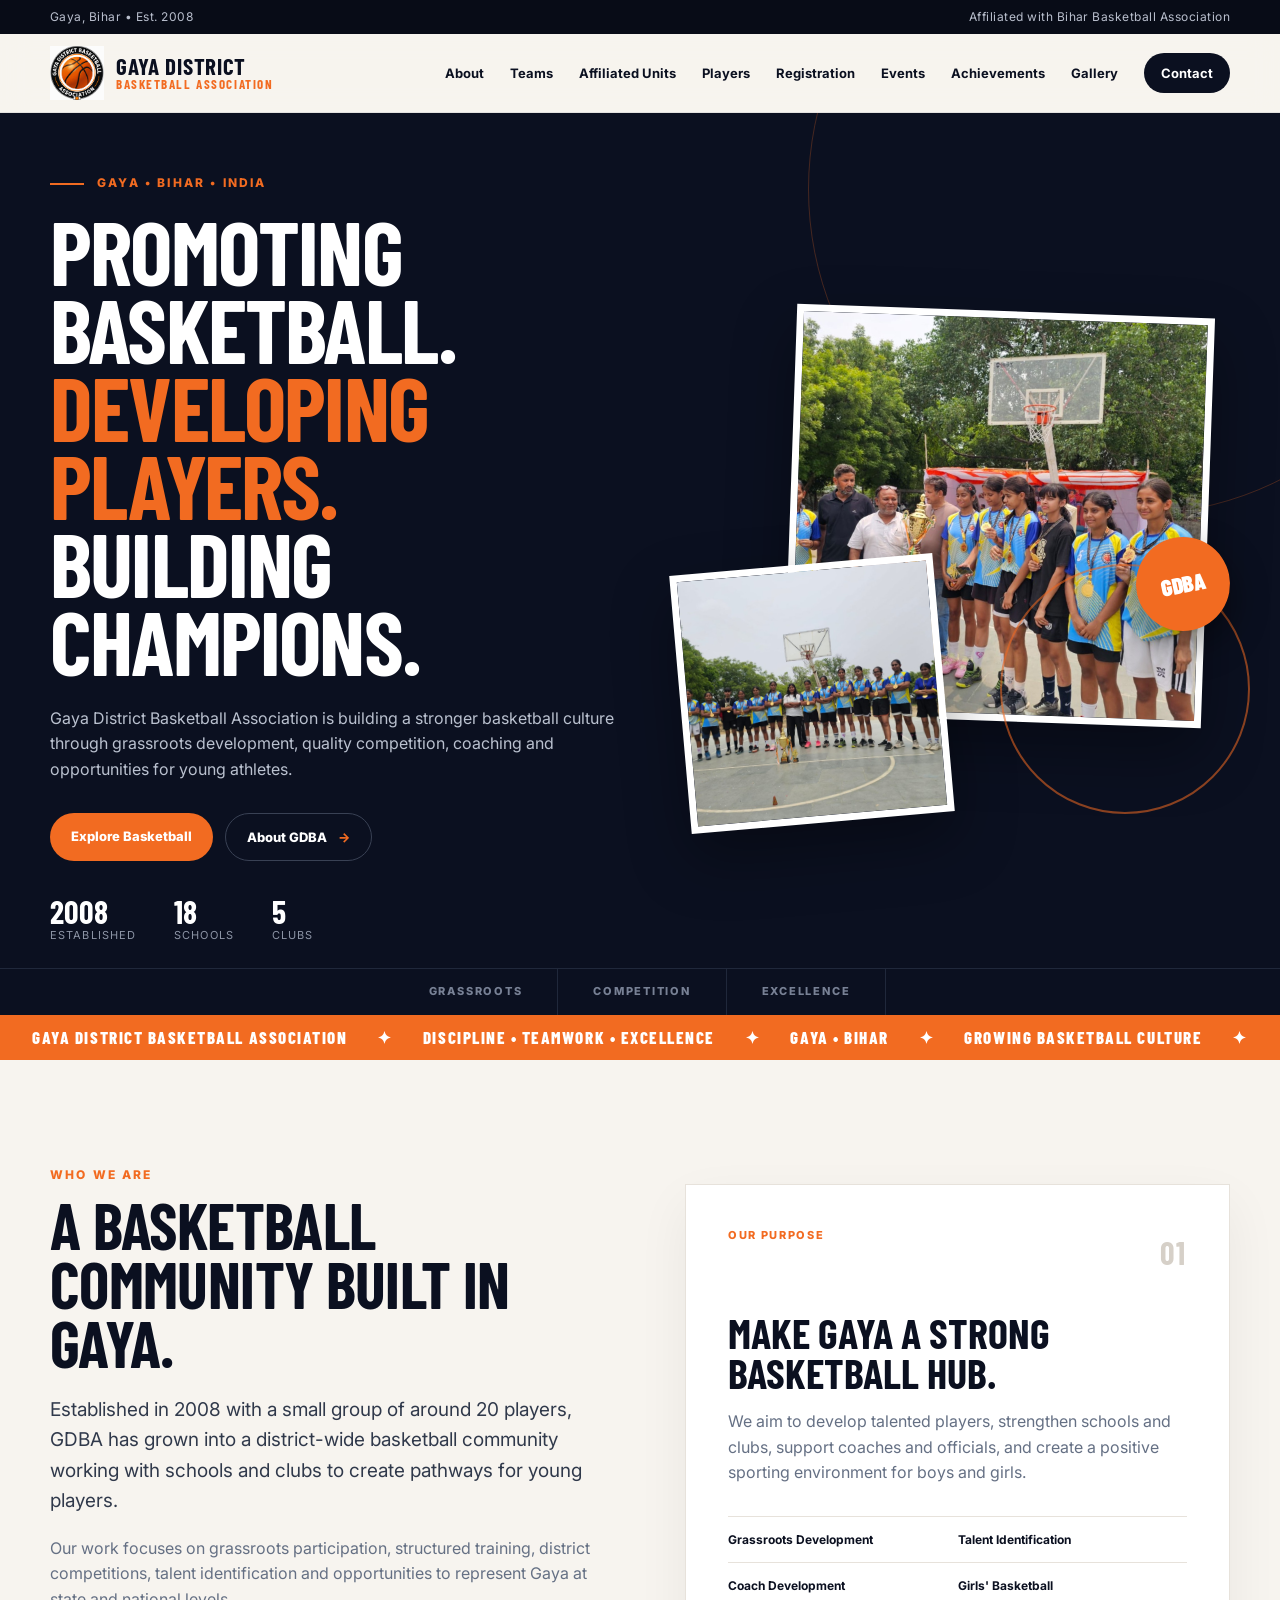
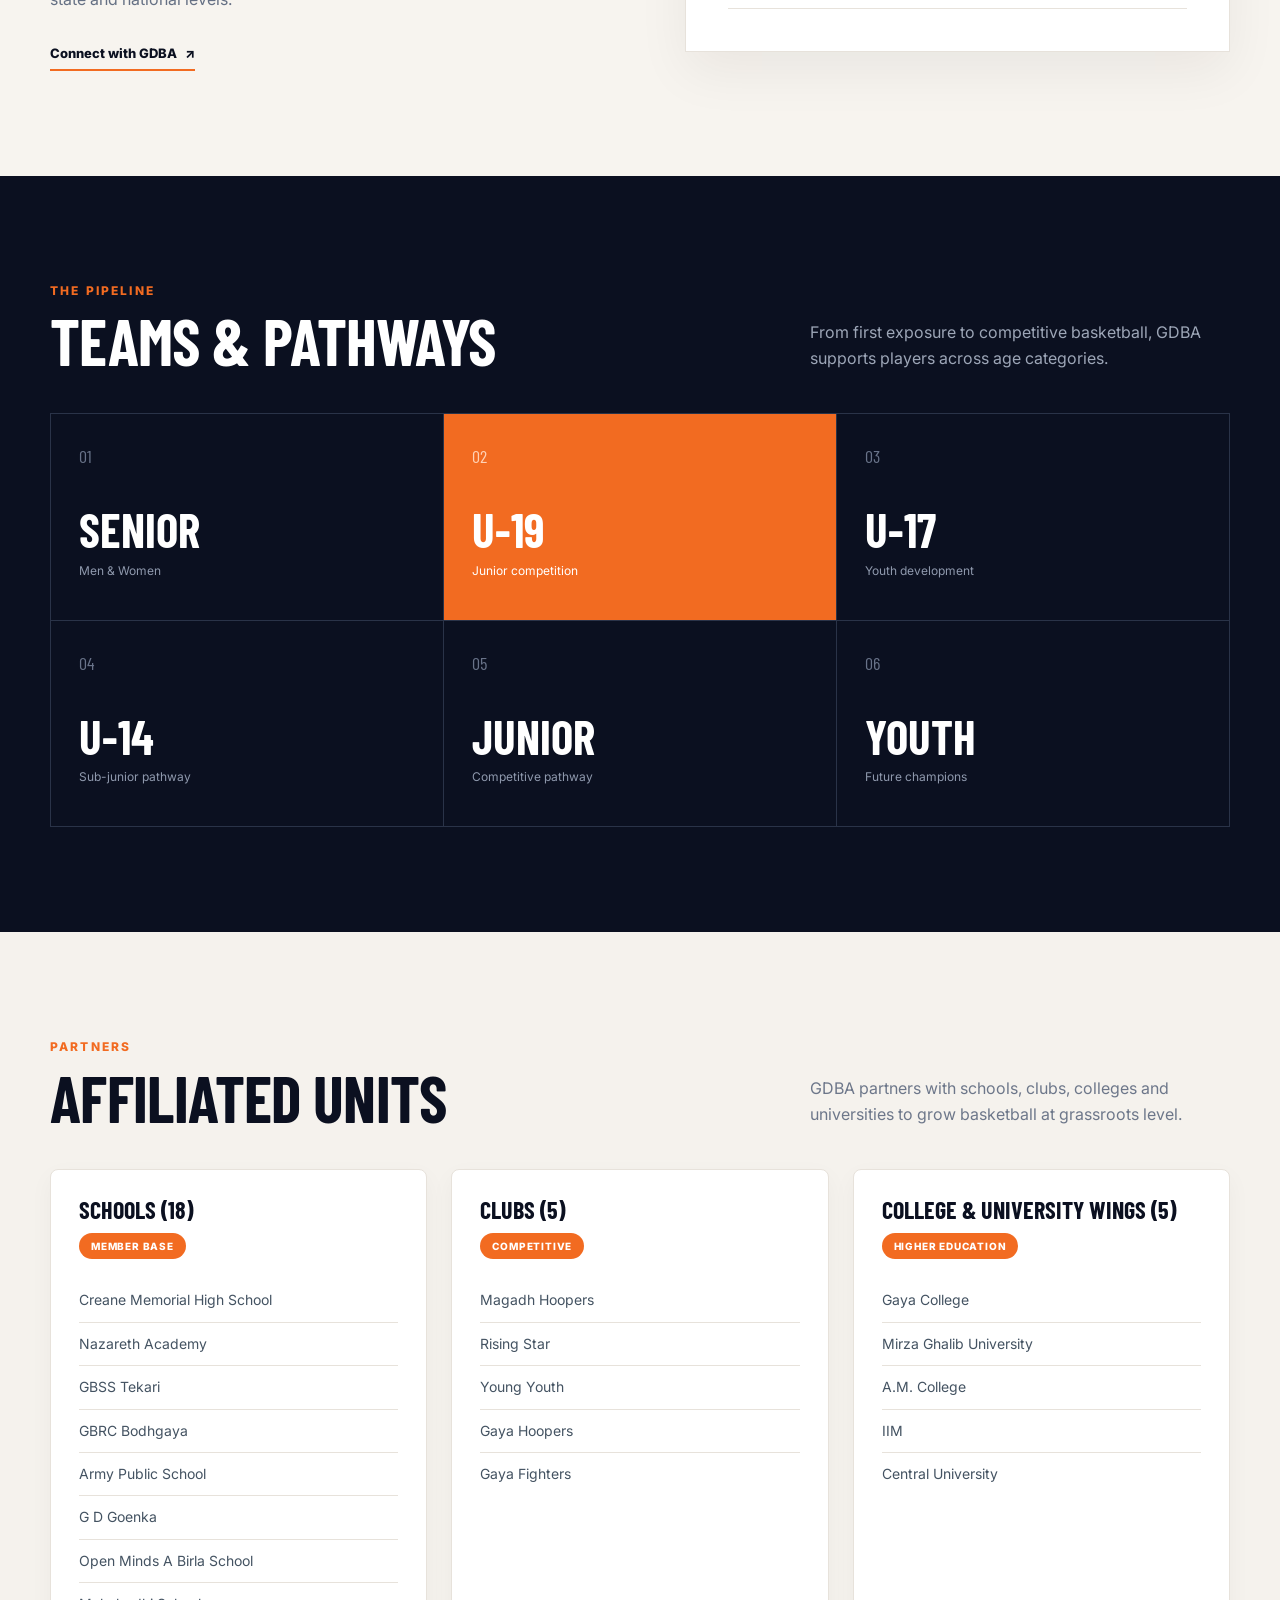
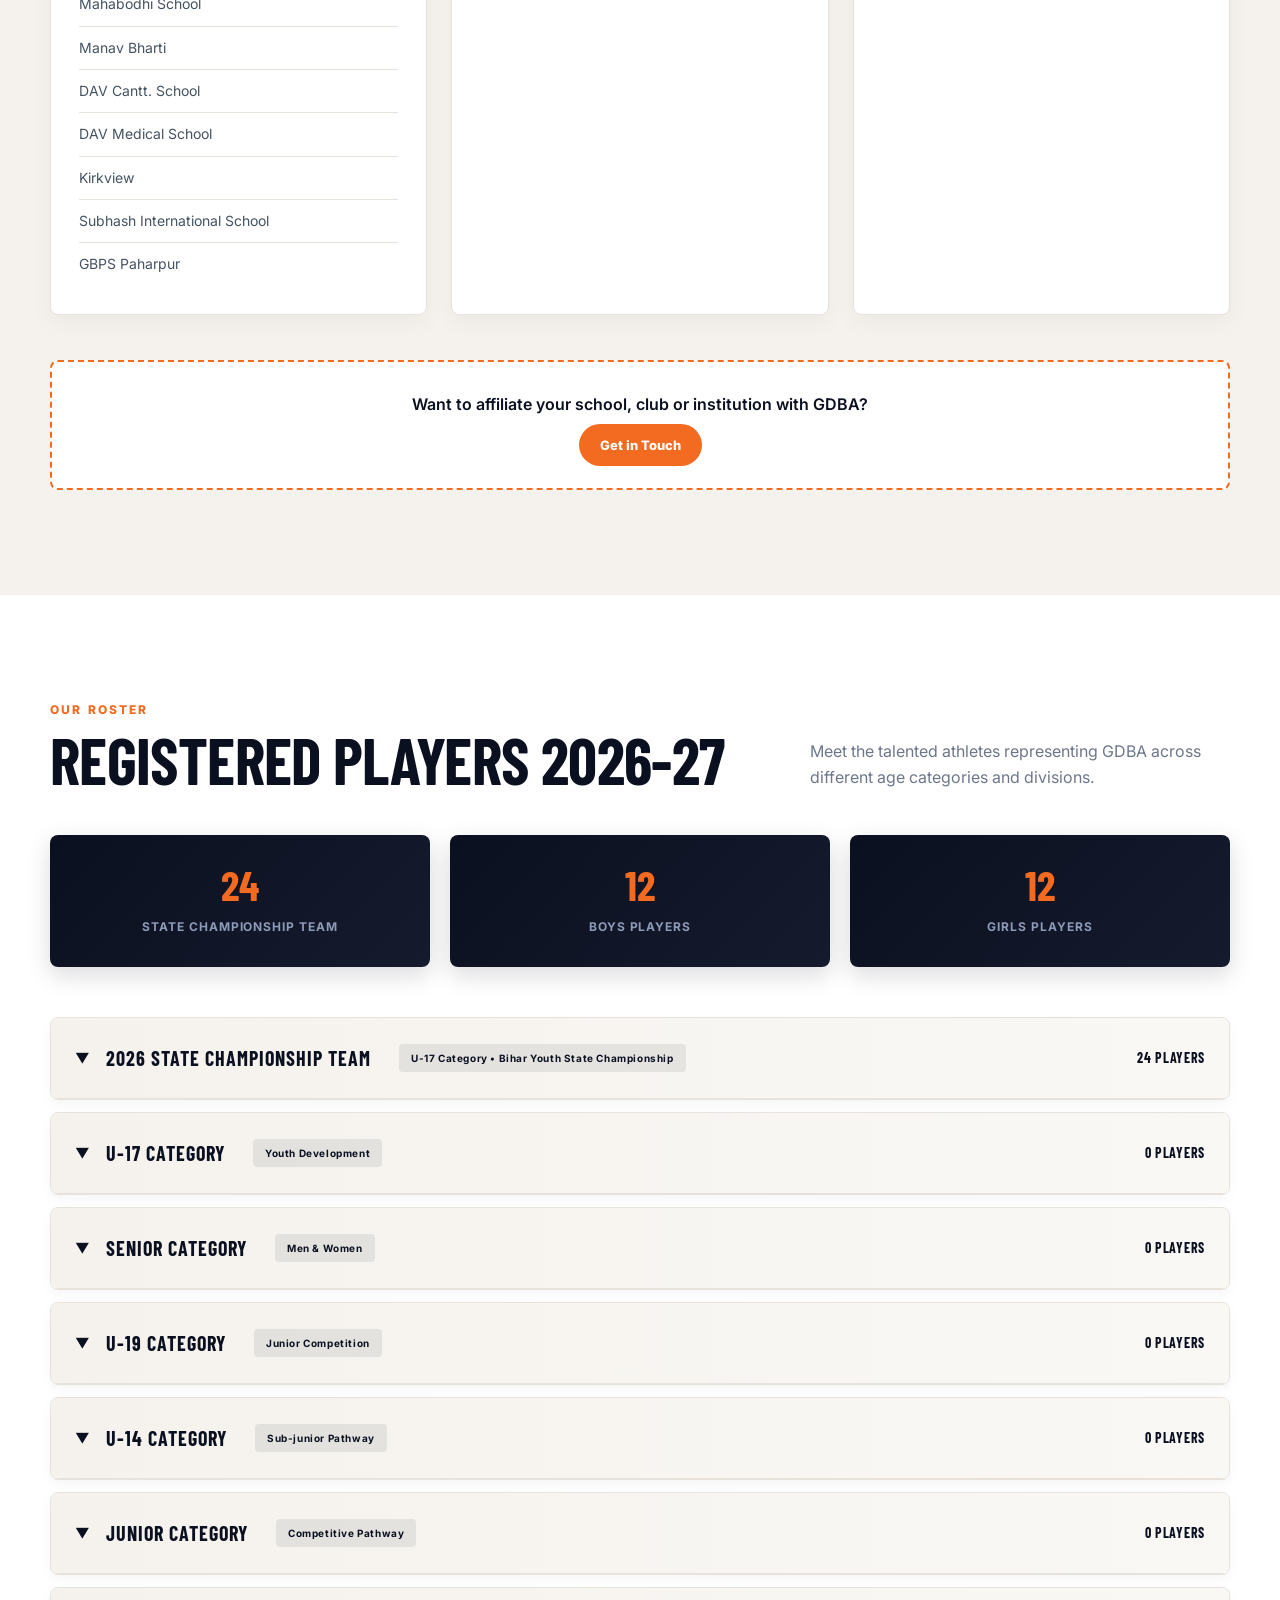
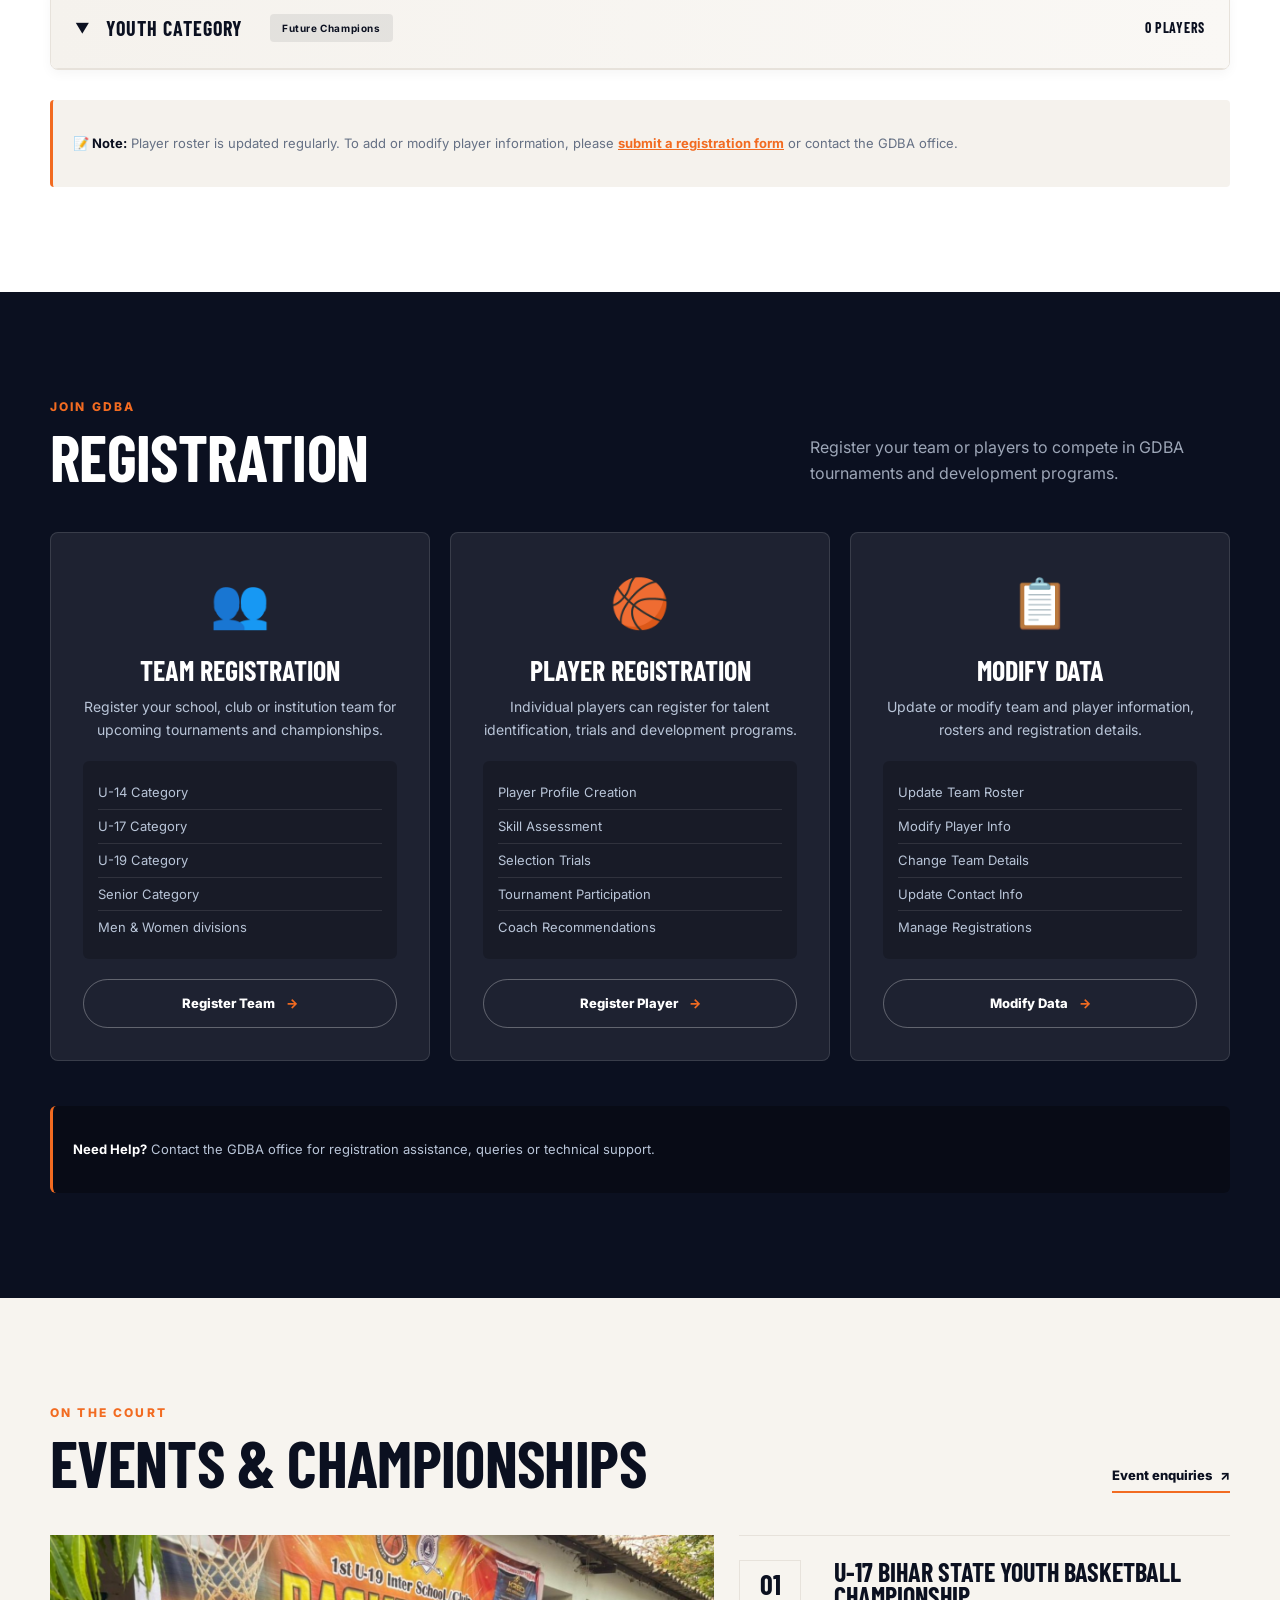
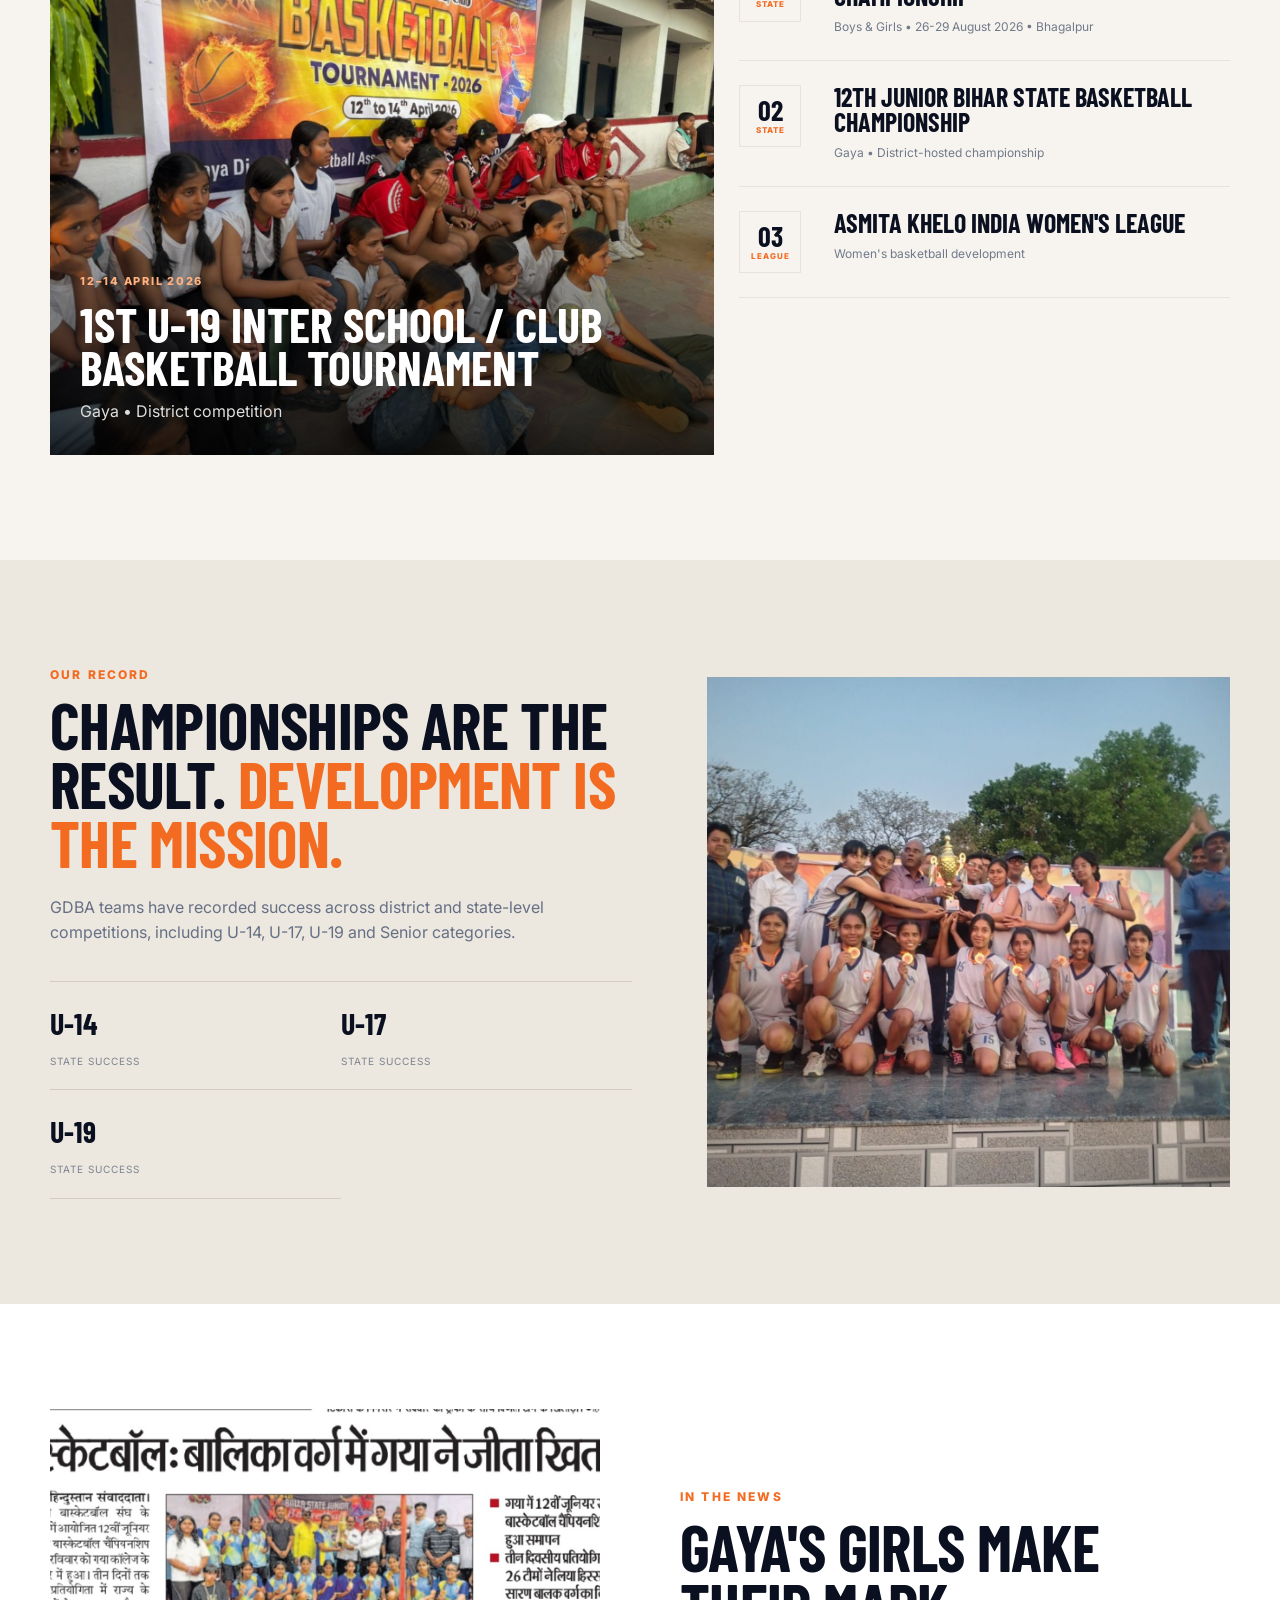
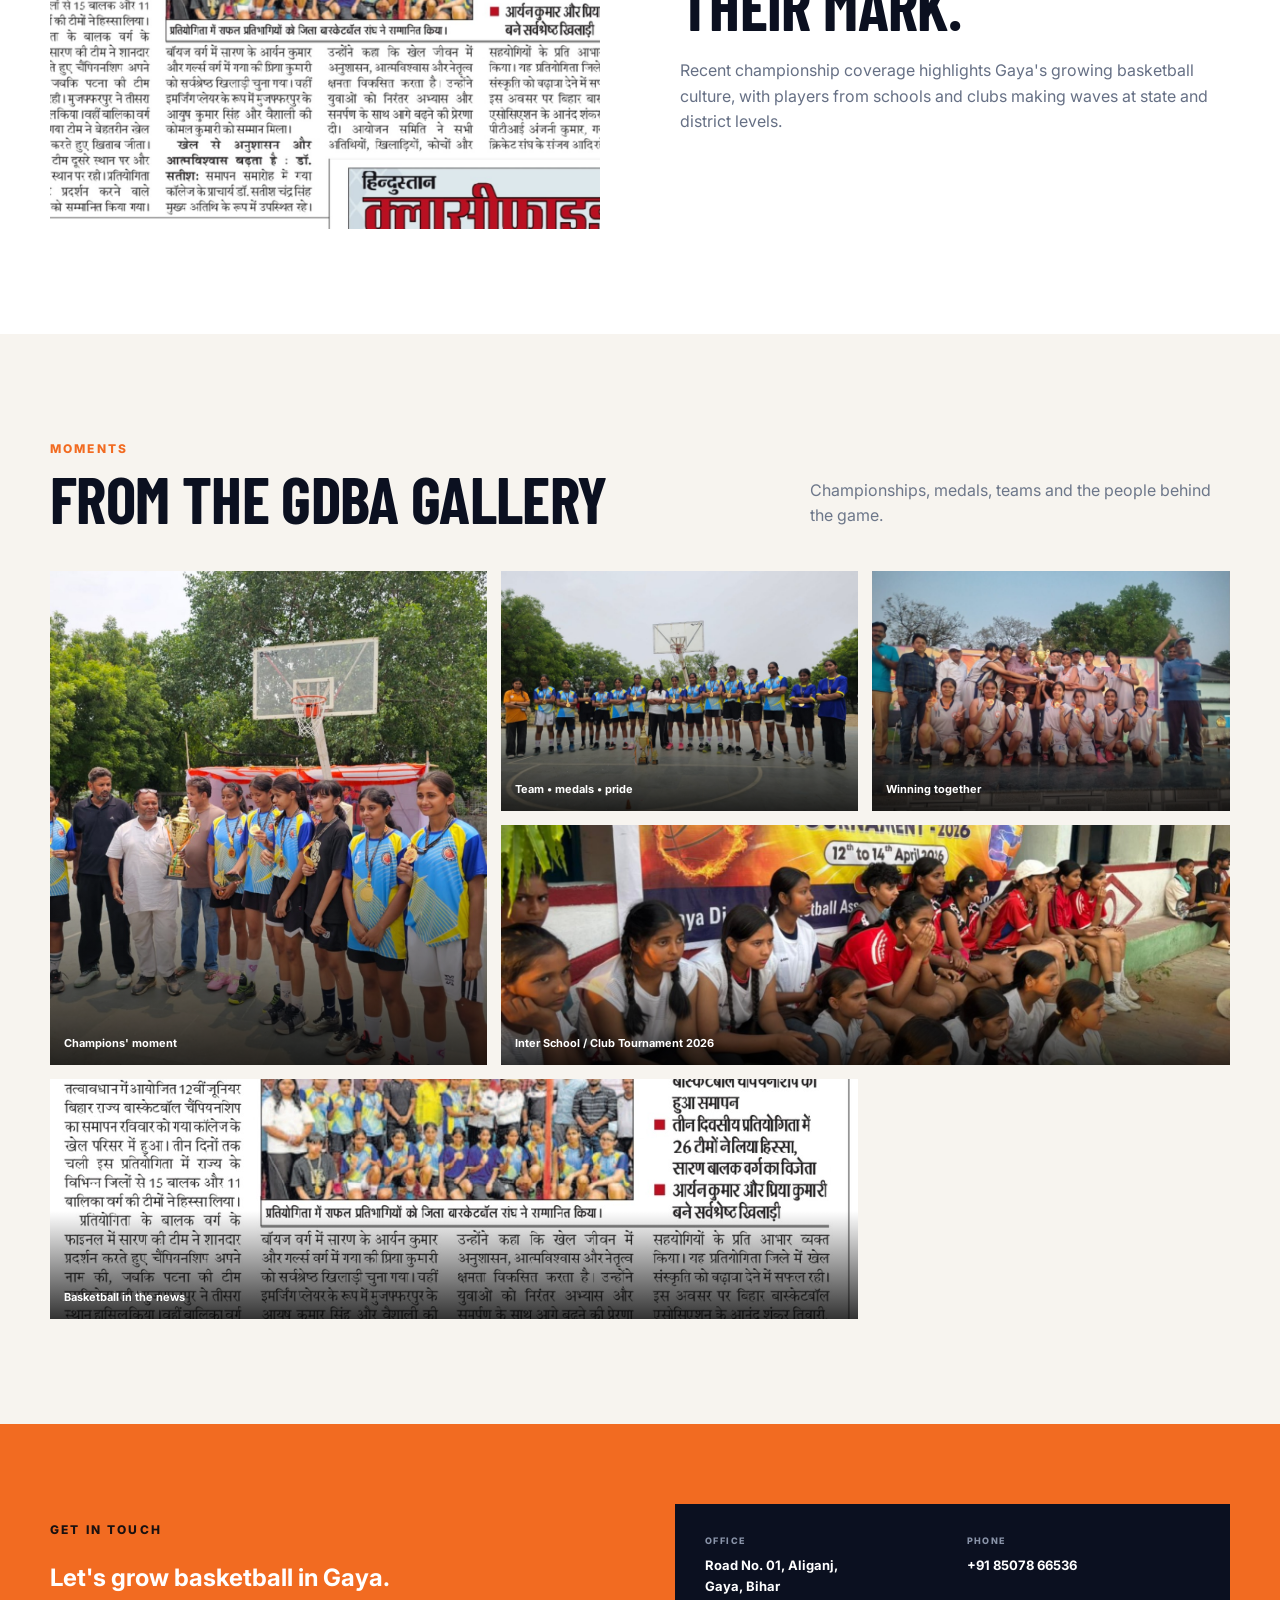
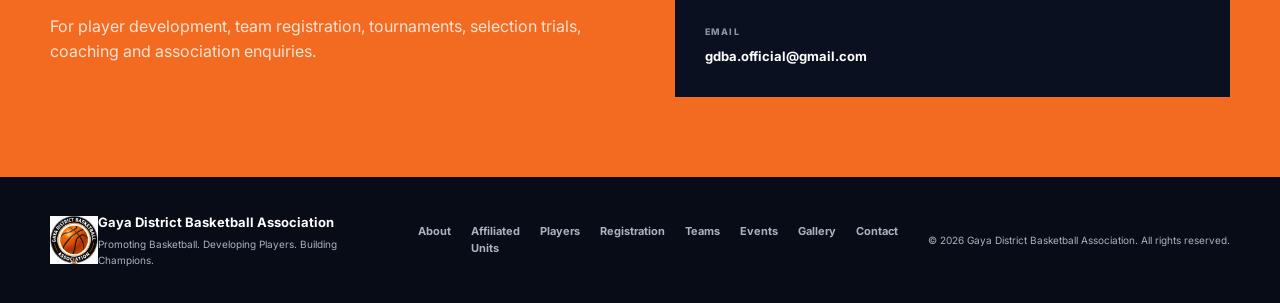
<file: index.html>
<!doctype html>
<html lang="en">
<head>
  <meta charset="utf-8" />
  <meta name="viewport" content="width=device-width, initial-scale=1" />
  <meta name="description" content="Gaya District Basketball Association — promoting basketball, developing players and building champions in Gaya, Bihar." />
  <meta name="theme-color" content="#0b1020" />
  <title>Gaya District Basketball Association | GDBA</title>
  <link rel="preconnect" href="https://fonts.googleapis.com">
  <link rel="preconnect" href="https://fonts.gstatic.com" crossorigin>
  <link href="https://fonts.googleapis.com/css2?family=Barlow+Condensed:wght@500;600;700;800;900&family=Inter:wght@400;500;600;700;800&display=swap" rel="stylesheet">
  <link rel="stylesheet" href="styles.css" />
</head>
<body>
  <div class="topline">
    <div class="container topbar">
      <span>Gaya, Bihar • Est. 2008</span>
      <span>Affiliated with Bihar Basketball Association</span>
    </div>
  </div>

  <header class="site-header" id="home">
    <div class="container nav-wrap">
      <a class="brand" href="#home" aria-label="Gaya District Basketball Association home">
        <img src="assets/gdba-logo.png" alt="Gaya District Basketball Association logo" />
        <span>
          <strong>GAYA DISTRICT</strong>
          <b>BASKETBALL ASSOCIATION</b>
        </span>
      </a>
      <button class="menu-toggle" aria-label="Open menu" aria-expanded="false">☰</button>
      <nav class="nav" aria-label="Main navigation">
        <a href="#about">About</a>
        <a href="#teams">Teams</a>
        <a href="#affiliated">Affiliated Units</a>
        <a href="#players">Players</a>
        <a href="#registration">Registration</a>
        <a href="#events">Events</a>
        <a href="#achievements">Achievements</a>
        <a href="#gallery">Gallery</a>
        <a class="nav-cta" href="#contact">Contact</a>
      </nav>
    </div>
  </header>

  <main>
    <section class="hero">
      <div class="hero-grid container">
        <div class="hero-copy">
          <div class="eyebrow"><span></span> GAYA • BIHAR • INDIA</div>
          <h1>Promoting Basketball.<br><em>Developing Players.</em><br>Building Champions.</h1>
          <p>Gaya District Basketball Association is building a stronger basketball culture through grassroots development, quality competition, coaching and opportunities for young athletes.</p>
          <div class="hero-actions">
            <a class="btn btn-primary" href="#events">Explore Basketball</a>
            <a class="btn btn-ghost" href="#about">About GDBA <span>→</span></a>
          </div>
          <div class="hero-stats">
            <div><strong>2008</strong><span>Established</span></div>
            <div><strong>18</strong><span>Schools</span></div>
            <div><strong>5</strong><span>Clubs</span></div>
          </div>
        </div>
        <div class="hero-visual">
          <div class="hero-photo main-photo">
            <img src="assets/champions-1.jpg" alt="Gaya basketball players celebrating with a championship trophy" />
          </div>
          <div class="hero-photo mini-photo">
            <img src="assets/champions-2.jpg" alt="Gaya girls basketball team with medals" />
          </div>
          <div class="ball-mark">GDBA</div>
          <div class="orange-ring"></div>
        </div>
      </div>
      <div class="hero-bottom"><span>GRASSROOTS</span><span>COMPETITION</span><span>EXCELLENCE</span></div>
    </section>

    <section class="ticker" aria-label="Association highlights">
      <div class="ticker-track"><span>GAYA DISTRICT BASKETBALL ASSOCIATION</span><i>✦</i><span>DISCIPLINE • TEAMWORK • EXCELLENCE</span><i>✦</i><span>GAYA • BIHAR</span><i>✦</i><span>GROWING BASKETBALL CULTURE</span><i>✦</i></div>
    </section>

    <section class="section about" id="about">
      <div class="container two-col">
        <div>
          <div class="section-kicker">WHO WE ARE</div>
          <h2>A basketball community built in Gaya.</h2>
          <p class="lead">Established in 2008 with a small group of around 20 players, GDBA has grown into a district-wide basketball community working with schools and clubs to create pathways for young players.</p>
          <p>Our work focuses on grassroots participation, structured training, district competitions, talent identification and opportunities to represent Gaya at state and national levels.</p>
          <a class="text-link" href="#contact">Connect with GDBA <span>↗</span></a>
        </div>
        <div class="mission-card">
          <div class="mission-top"><span>OUR PURPOSE</span><strong>01</strong></div>
          <h3>Make Gaya a strong basketball hub.</h3>
          <p>We aim to develop talented players, strengthen schools and clubs, support coaches and officials, and create a positive sporting environment for boys and girls.</p>
          <div class="purpose-list">
            <span>Grassroots Development</span><span>Talent Identification</span><span>Coach Development</span><span>Girls' Basketball</span>
          </div>
        </div>
      </div>
    </section>

    <section class="section dark-section" id="teams">
      <div class="container">
        <div class="section-head light">
          <div><div class="section-kicker">THE PIPELINE</div><h2>Teams & Pathways</h2></div>
          <p>From first exposure to competitive basketball, GDBA supports players across age categories.</p>
        </div>
        <div class="team-grid">
          <article class="team-card"><span>01</span><h3>Senior</h3><p>Men & Women</p></article>
          <article class="team-card featured"><span>02</span><h3>U-19</h3><p>Junior competition</p></article>
          <article class="team-card"><span>03</span><h3>U-17</h3><p>Youth development</p></article>
          <article class="team-card"><span>04</span><h3>U-14</h3><p>Sub-junior pathway</p></article>
          <article class="team-card"><span>05</span><h3>Junior</h3><p>Competitive pathway</p></article>
          <article class="team-card"><span>06</span><h3>Youth</h3><p>Future champions</p></article>
        </div>
      </div>
    </section>

    <!-- AFFILIATED UNITS SECTION -->
    <section class="section affiliated" id="affiliated">
      <div class="container">
        <div class="section-head">
          <div><div class="section-kicker">PARTNERS</div><h2>Affiliated Units</h2></div>
          <p>GDBA partners with schools, clubs, colleges and universities to grow basketball at grassroots level.</p>
        </div>
        
        <div class="affiliated-grid">
          <!-- Schools -->
          <div class="affiliated-card">
            <div class="affiliated-header">
              <h3>Schools (18)</h3>
              <span class="card-badge">Member Base</span>
            </div>
            <ul class="affiliated-list">
              <li>Creane Memorial High School</li>
              <li>Nazareth Academy</li>
              <li>GBSS Tekari</li>
              <li>GBRC Bodhgaya</li>
              <li>Army Public School</li>
              <li>G D Goenka</li>
              <li>Open Minds A Birla School</li>
              <li>Mahabodhi School</li>
              <li>Manav Bharti</li>
              <li>DAV Cantt. School</li>
              <li>DAV Medical School</li>
              <li>Kirkview</li>
              <li>Subhash International School</li>
              <li>GBPS Paharpur</li>
            </ul>
          </div>

          <!-- Clubs -->
          <div class="affiliated-card">
            <div class="affiliated-header">
              <h3>Clubs (5)</h3>
              <span class="card-badge">Competitive</span>
            </div>
            <ul class="affiliated-list">
              <li>Magadh Hoopers</li>
              <li>Rising Star</li>
              <li>Young Youth</li>
              <li>Gaya Hoopers</li>
              <li>Gaya Fighters</li>
            </ul>
          </div>

          <!-- Colleges & Universities -->
          <div class="affiliated-card">
            <div class="affiliated-header">
              <h3>College & University Wings (5)</h3>
              <span class="card-badge">Higher Education</span>
            </div>
            <ul class="affiliated-list">
              <li>Gaya College</li>
              <li>Mirza Ghalib University</li>
              <li>A.M. College</li>
              <li>IIM</li>
              <li>Central University</li>
            </ul>
          </div>
        </div>

        <div class="affiliated-cta">
          <p>Want to affiliate your school, club or institution with GDBA?</p>
          <a class="btn btn-primary" href="#contact">Get in Touch</a>
        </div>
      </div>
    </section>

    <!-- PLAYERS SECTION 2026-27 SESSION -->
    <section class="section players" id="players">
      <div class="container">
        <div class="section-head">
          <div><div class="section-kicker">OUR ROSTER</div><h2>Registered Players 2026-27</h2></div>
          <p>Meet the talented athletes representing GDBA across different age categories and divisions.</p>
        </div>

        <div class="players-summary">
          <div class="summary-card">
            <strong>24</strong>
            <span>State Championship Team</span>
          </div>
          <div class="summary-card">
            <strong>12</strong>
            <span>Boys Players</span>
          </div>
          <div class="summary-card">
            <strong>12</strong>
            <span>Girls Players</span>
          </div>
        </div>

        <!-- COLLAPSIBLE CATEGORIES -->
        <div class="players-container">

          <!-- 2026 STATE CHAMPIONSHIP TEAM - U-17 -->
          <div class="player-category">
            <div class="category-header" data-category="championship2026">
              <div class="category-title">
                <span class="category-icon">▼</span>
                <h3>2026 STATE CHAMPIONSHIP TEAM</h3>
                <span class="category-badge">U-17 Category • Bihar Youth State Championship</span>
              </div>
              <span class="player-count">24 Players</span>
            </div>
            <div class="category-content" id="championship2026-content">
              
              <!-- BOYS TEAM -->
              <div class="team-section">
                <h4 class="team-section-title">🏀 BOYS TEAM (12 Players)</h4>
                <p class="team-section-subtitle">Coach: Ranjan Kumar | Manager: Sarwar Ali</p>
                <div class="players-grid">
                  <div class="player-card">
                    <div class="player-info">
                      <h4>Aditya Kumar</h4>
                      <p class="player-detail">School: <strong>Dps</strong></p>
                      <p class="player-detail">Position: <strong>Guard</strong></p>
                    </div>
                  </div>
                  <div class="player-card">
                    <div class="player-info">
                      <h4>Shobhit</h4>
                      <p class="player-detail">School: <strong>Dps</strong></p>
                      <p class="player-detail">Position: <strong>Guard</strong></p>
                    </div>
                  </div>
                  <div class="player-card">
                    <div class="player-info">
                      <h4>Prince Kumar</h4>
                      <p class="player-detail">School: <strong>Govt High School</strong></p>
                      <p class="player-detail">Position: <strong>Forward</strong></p>
                    </div>
                  </div>
                  <div class="player-card">
                    <div class="player-info">
                      <h4>Vishnu Kumar</h4>
                      <p class="player-detail">School: <strong>Aps</strong></p>
                      <p class="player-detail">Position: <strong>Center</strong></p>
                    </div>
                  </div>
                  <div class="player-card">
                    <div class="player-info">
                      <h4>Abhishek Kumar</h4>
                      <p class="player-detail">School: <strong>Creane School</strong></p>
                      <p class="player-detail">Position: <strong>Forward</strong></p>
                    </div>
                  </div>
                  <div class="player-card">
                    <div class="player-info">
                      <h4>Utkarsh Vardhan</h4>
                      <p class="player-detail">School: <strong>Dav</strong></p>
                      <p class="player-detail">Position: <strong>Guard</strong></p>
                    </div>
                  </div>
                  <div class="player-card">
                    <div class="player-info">
                      <h4>Tabshir Khan</h4>
                      <p class="player-detail">School: <strong>Dav</strong></p>
                      <p class="player-detail">Position: <strong>Forward</strong></p>
                    </div>
                  </div>
                  <div class="player-card">
                    <div class="player-info">
                      <h4>Karan Kumar</h4>
                      <p class="player-detail">School: <strong>Gbss</strong></p>
                      <p class="player-detail">Position: <strong>Guard</strong></p>
                    </div>
                  </div>
                  <div class="player-card">
                    <div class="player-info">
                      <h4>Prince Kumar</h4>
                      <p class="player-detail">School: <strong>Gbss</strong></p>
                      <p class="player-detail">Position: <strong>Center</strong></p>
                    </div>
                  </div>
                  <div class="player-card">
                    <div class="player-info">
                      <h4>Shivam Kumar</h4>
                      <p class="player-detail">School: <strong>Dps</strong></p>
                      <p class="player-detail">Position: <strong>Forward</strong></p>
                    </div>
                  </div>
                  <div class="player-card">
                    <div class="player-info">
                      <h4>Aditya Rana</h4>
                      <p class="player-detail">School: <strong>Gbss</strong></p>
                      <p class="player-detail">Position: <strong>Guard</strong></p>
                    </div>
                  </div>
                  <div class="player-card">
                    <div class="player-info">
                      <h4>Utpal Kant</h4>
                      <p class="player-detail">School: <strong>Gbss</strong></p>
                      <p class="player-detail">Position: <strong>Forward</strong></p>
                    </div>
                  </div>
                </div>
              </div>

              <!-- GIRLS TEAM -->
              <div class="team-section">
                <h4 class="team-section-title">🏀 GIRLS TEAM (12 Players)</h4>
                <p class="team-section-subtitle">Coach: Faizan Khan | Manager: Sartia Kumari</p>
                <div class="players-grid">
                  <div class="player-card">
                    <div class="player-info">
                      <h4>Aditi Kumari</h4>
                      <p class="player-detail">School: <strong>Creane School</strong></p>
                      <p class="player-detail">Position: <strong>Guard</strong></p>
                    </div>
                  </div>
                  <div class="player-card">
                    <div class="player-info">
                      <h4>Awantika</h4>
                      <p class="player-detail">School: <strong>Creane School</strong></p>
                      <p class="player-detail">Position: <strong>Forward</strong></p>
                    </div>
                  </div>
                  <div class="player-card">
                    <div class="player-info">
                      <h4>Mithali Raj</h4>
                      <p class="player-detail">School: <strong>Creane School</strong></p>
                      <p class="player-detail">Position: <strong>Center</strong></p>
                    </div>
                  </div>
                  <div class="player-card">
                    <div class="player-info">
                      <h4>Vidushi Raj</h4>
                      <p class="player-detail">School: <strong>Govt High School</strong></p>
                      <p class="player-detail">Position: <strong>Guard</strong></p>
                    </div>
                  </div>
                  <div class="player-card">
                    <div class="player-info">
                      <h4>Divya Kumari</h4>
                      <p class="player-detail">School: <strong>Dps</strong></p>
                      <p class="player-detail">Position: <strong>Forward</strong></p>
                    </div>
                  </div>
                  <div class="player-card">
                    <div class="player-info">
                      <h4>Supriya</h4>
                      <p class="player-detail">School: <strong>Aps</strong></p>
                      <p class="player-detail">Position: <strong>Guard</strong></p>
                    </div>
                  </div>
                  <div class="player-card">
                    <div class="player-info">
                      <h4>Khushi Kumari</h4>
                      <p class="player-detail">School: <strong>Creane School</strong></p>
                      <p class="player-detail">Position: <strong>Forward</strong></p>
                    </div>
                  </div>
                  <div class="player-card">
                    <div class="player-info">
                      <h4>Princess Dolly</h4>
                      <p class="player-detail">School: <strong>Gbss, Tekari</strong></p>
                      <p class="player-detail">Position: <strong>Center</strong></p>
                    </div>
                  </div>
                  <div class="player-card">
                    <div class="player-info">
                      <h4>Faiza</h4>
                      <p class="player-detail">School: <strong>Creane School</strong></p>
                      <p class="player-detail">Position: <strong>Guard</strong></p>
                    </div>
                  </div>
                  <div class="player-card">
                    <div class="player-info">
                      <h4>Ayushi</h4>
                      <p class="player-detail">School: <strong>Gbss, Tekari</strong></p>
                      <p class="player-detail">Position: <strong>Forward</strong></p>
                    </div>
                  </div>
                  <div class="player-card">
                    <div class="player-info">
                      <h4>Kumari Aditi</h4>
                      <p class="player-detail">School: <strong>Gbss, Tekari</strong></p>
                      <p class="player-detail">Position: <strong>Guard</strong></p>
                    </div>
                  </div>
                  <div class="player-card">
                    <div class="player-info">
                      <h4>Tooba Hashim</h4>
                      <p class="player-detail">School: <strong>Nazareth Academy</strong></p>
                      <p class="player-detail">Position: <strong>Forward</strong></p>
                    </div>
                  </div>
                </div>
              </div>

            </div>
          </div>

          <!-- U-17 CATEGORY (EMPTY TEMPLATE) -->
          <div class="player-category">
            <div class="category-header" data-category="u17">
              <div class="category-title">
                <span class="category-icon">▼</span>
                <h3>U-17 CATEGORY</h3>
                <span class="category-badge">Youth Development</span>
              </div>
              <span class="player-count">0 Players</span>
            </div>
            <div class="category-content" id="u17-content">
              <div class="players-grid">
                <!-- ADD PLAYERS HERE -->
                <div class="player-card">
                  <div class="player-info">
                    <h4>Player Name</h4>
                    <p class="player-detail">School/Club: <strong>Institution Name</strong></p>
                    <p class="player-detail">Position: <strong>Small Forward</strong></p>
                    <p class="player-detail">Height: <strong>178 cm</strong> | Weight: <strong>72 kg</strong></p>
                  </div>
                </div>
                <!-- DUPLICATE ABOVE FOR MORE PLAYERS -->
              </div>
              <div class="empty-state">
                <p>No players registered in this category yet.</p>
              </div>
            </div>
          </div>

          <!-- SENIOR CATEGORY -->
          <div class="player-category">
            <div class="category-header" data-category="senior">
              <div class="category-title">
                <span class="category-icon">▼</span>
                <h3>SENIOR CATEGORY</h3>
                <span class="category-badge">Men & Women</span>
              </div>
              <span class="player-count">0 Players</span>
            </div>
            <div class="category-content" id="senior-content">
              <div class="players-grid">
                <!-- ADD PLAYERS HERE -->
                <div class="player-card">
                  <div class="player-info">
                    <h4>Player Name</h4>
                    <p class="player-detail">School/Club: <strong>Institution Name</strong></p>
                    <p class="player-detail">Position: <strong>Point Guard</strong></p>
                    <p class="player-detail">Height: <strong>180 cm</strong> | Weight: <strong>75 kg</strong></p>
                  </div>
                </div>
                <!-- DUPLICATE ABOVE FOR MORE PLAYERS -->
              </div>
              <div class="empty-state">
                <p>No players registered in this category yet.</p>
              </div>
            </div>
          </div>

          <!-- U-19 CATEGORY -->
          <div class="player-category">
            <div class="category-header" data-category="u19">
              <div class="category-title">
                <span class="category-icon">▼</span>
                <h3>U-19 CATEGORY</h3>
                <span class="category-badge">Junior Competition</span>
              </div>
              <span class="player-count">0 Players</span>
            </div>
            <div class="category-content" id="u19-content">
              <div class="players-grid">
                <!-- ADD PLAYERS HERE -->
                <div class="player-card">
                  <div class="player-info">
                    <h4>Player Name</h4>
                    <p class="player-detail">School/Club: <strong>Institution Name</strong></p>
                    <p class="player-detail">Position: <strong>Shooting Guard</strong></p>
                    <p class="player-detail">Height: <strong>185 cm</strong> | Weight: <strong>78 kg</strong></p>
                  </div>
                </div>
                <!-- DUPLICATE ABOVE FOR MORE PLAYERS -->
              </div>
              <div class="empty-state">
                <p>No players registered in this category yet.</p>
              </div>
            </div>
          </div>

          <!-- U-14 CATEGORY -->
          <div class="player-category">
            <div class="category-header" data-category="u14">
              <div class="category-title">
                <span class="category-icon">▼</span>
                <h3>U-14 CATEGORY</h3>
                <span class="category-badge">Sub-junior Pathway</span>
              </div>
              <span class="player-count">0 Players</span>
            </div>
            <div class="category-content" id="u14-content">
              <div class="players-grid">
                <!-- ADD PLAYERS HERE -->
                <div class="player-card">
                  <div class="player-info">
                    <h4>Player Name</h4>
                    <p class="player-detail">School/Club: <strong>Institution Name</strong></p>
                    <p class="player-detail">Position: <strong>Power Forward</strong></p>
                    <p class="player-detail">Height: <strong>172 cm</strong> | Weight: <strong>68 kg</strong></p>
                  </div>
                </div>
                <!-- DUPLICATE ABOVE FOR MORE PLAYERS -->
              </div>
              <div class="empty-state">
                <p>No players registered in this category yet.</p>
              </div>
            </div>
          </div>

          <!-- JUNIOR CATEGORY -->
          <div class="player-category">
            <div class="category-header" data-category="junior">
              <div class="category-title">
                <span class="category-icon">▼</span>
                <h3>JUNIOR CATEGORY</h3>
                <span class="category-badge">Competitive Pathway</span>
              </div>
              <span class="player-count">0 Players</span>
            </div>
            <div class="category-content" id="junior-content">
              <div class="players-grid">
                <!-- ADD PLAYERS HERE -->
                <div class="player-card">
                  <div class="player-info">
                    <h4>Player Name</h4>
                    <p class="player-detail">School/Club: <strong>Institution Name</strong></p>
                    <p class="player-detail">Position: <strong>Center</strong></p>
                    <p class="player-detail">Height: <strong>175 cm</strong> | Weight: <strong>70 kg</strong></p>
                  </div>
                </div>
                <!-- DUPLICATE ABOVE FOR MORE PLAYERS -->
              </div>
              <div class="empty-state">
                <p>No players registered in this category yet.</p>
              </div>
            </div>
          </div>

          <!-- YOUTH CATEGORY -->
          <div class="player-category">
            <div class="category-header" data-category="youth">
              <div class="category-title">
                <span class="category-icon">▼</span>
                <h3>YOUTH CATEGORY</h3>
                <span class="category-badge">Future Champions</span>
              </div>
              <span class="player-count">0 Players</span>
            </div>
            <div class="category-content" id="youth-content">
              <div class="players-grid">
                <!-- ADD PLAYERS HERE -->
                <div class="player-card">
                  <div class="player-info">
                    <h4>Player Name</h4>
                    <p class="player-detail">School/Club: <strong>Institution Name</strong></p>
                    <p class="player-detail">Position: <strong>Multiple</strong></p>
                    <p class="player-detail">Height: <strong>168 cm</strong> | Weight: <strong>65 kg</strong></p>
                  </div>
                </div>
                <!-- DUPLICATE ABOVE FOR MORE PLAYERS -->
              </div>
              <div class="empty-state">
                <p>No players registered in this category yet.</p>
              </div>
            </div>
          </div>

        </div>

        <div class="players-note">
          <p><strong>📝 Note:</strong> Player roster is updated regularly. To add or modify player information, please <a href="#registration">submit a registration form</a> or contact the GDBA office.</p>
        </div>
      </div>
    </section>

    <!-- REGISTRATION SECTION -->
    <section class="section dark-section" id="registration">
      <div class="container">
        <div class="section-head light">
          <div><div class="section-kicker">JOIN GDBA</div><h2>Registration</h2></div>
          <p>Register your team or players to compete in GDBA tournaments and development programs.</p>
        </div>

        <div class="registration-grid">
          <article class="registration-card">
            <span class="reg-icon">👥</span>
            <h3>Team Registration</h3>
            <p>Register your school, club or institution team for upcoming tournaments and championships.</p>
            <div class="reg-details">
              <ul>
                <li>U-14 Category</li>
                <li>U-17 Category</li>
                <li>U-19 Category</li>
                <li>Senior Category</li>
                <li>Men & Women divisions</li>
              </ul>
            </div>
            <a class="btn btn-ghost" href="#contact">Register Team <span>→</span></a>
          </article>

          <article class="registration-card">
            <span class="reg-icon">🏀</span>
            <h3>Player Registration</h3>
            <p>Individual players can register for talent identification, trials and development programs.</p>
            <div class="reg-details">
              <ul>
                <li>Player Profile Creation</li>
                <li>Skill Assessment</li>
                <li>Selection Trials</li>
                <li>Tournament Participation</li>
                <li>Coach Recommendations</li>
              </ul>
            </div>
            <a class="btn btn-ghost" href="#contact">Register Player <span>→</span></a>
          </article>

          <article class="registration-card">
            <span class="reg-icon">📋</span>
            <h3>Modify Data</h3>
            <p>Update or modify team and player information, rosters and registration details.</p>
            <div class="reg-details">
              <ul>
                <li>Update Team Roster</li>
                <li>Modify Player Info</li>
                <li>Change Team Details</li>
                <li>Update Contact Info</li>
                <li>Manage Registrations</li>
              </ul>
            </div>
            <a class="btn btn-ghost" href="#contact">Modify Data <span>→</span></a>
          </article>
        </div>

        <div class="registration-note">
          <p><strong>Need Help?</strong> Contact the GDBA office for registration assistance, queries or technical support.</p>
        </div>
      </div>
    </section>

    <section class="section events" id="events">
      <div class="container">
        <div class="section-head">
          <div><div class="section-kicker">ON THE COURT</div><h2>Events & Championships</h2></div>
          <a class="text-link" href="#contact">Event enquiries <span>↗</span></a>
        </div>
        <div class="event-grid">
          <article class="event-feature">
            <img src="assets/tournament-2026.jpg" alt="Players at the 1st U-19 Inter School/Club Basketball Tournament 2026" />
            <div class="event-overlay"><span>12–14 APRIL 2026</span><h3>1st U-19 Inter School / Club Basketball Tournament</h3><p>Gaya • District competition</p></div>
          </article>
          <div class="event-list">
            <article><div class="event-date"><b>01</b><small>STATE</small></div><div><h3>U-17 Bihar State Youth Basketball Championship</h3><p>Boys & Girls • 26-29 August 2026 • Bhagalpur</p></div></article>
            <article><div class="event-date"><b>02</b><small>STATE</small></div><div><h3>12th Junior Bihar State Basketball Championship</h3><p>Gaya • District-hosted championship</p></div></article>
            <article><div class="event-date"><b>03</b><small>LEAGUE</small></div><div><h3>Asmita Khelo India Women's League</h3><p>Women's basketball development</p></div></article>
          </div>
        </div>
      </div>
    </section>

    <section class="section achievements" id="achievements">
      <div class="container achievement-wrap">
        <div class="achievement-copy">
          <div class="section-kicker">OUR RECORD</div>
          <h2>Championships are the result. <em>Development is the mission.</em></h2>
          <p>GDBA teams have recorded success across district and state-level competitions, including U-14, U-17, U-19 and Senior categories.</p>
          <div class="achievement-numbers"><div><strong>U-14</strong><span>State success</span></div><div><strong>U-17</strong><span>State success</span></div><div><strong>U-19</strong><span>State success</span></div></div>
        </div>
        <div class="achievement-image"><img src="assets/champions-3.jpg" alt="Gaya girls basketball champions holding a trophy" /></div>
      </div>
    </section>

    <section class="section news">
      <div class="container news-grid">
        <div class="news-photo"><img src="assets/newspaper.jpg" alt="Newspaper coverage of Gaya basketball championship" /></div>
        <div class="news-copy"><div class="section-kicker">IN THE NEWS</div><h2>Gaya's girls make their mark.</h2><p>Recent championship coverage highlights Gaya's growing basketball culture, with players from schools and clubs making waves at state and district levels.</p></div>
      </div>
    </section>

    <section class="section gallery" id="gallery">
      <div class="container">
        <div class="section-head"><div><div class="section-kicker">MOMENTS</div><h2>From the GDBA Gallery</h2></div><p>Championships, medals, teams and the people behind the game.</p></div>
        <div class="gallery-grid">
          <figure class="gallery-item tall"><img src="assets/champions-1.jpg" alt="Players celebrating with trophy" /><figcaption>Champions' moment</figcaption></figure>
          <figure class="gallery-item"><img src="assets/champions-2.jpg" alt="Girls team with medals on court" /><figcaption>Team • medals • pride</figcaption></figure>
          <figure class="gallery-item"><img src="assets/champions-3.jpg" alt="Basketball team on podium" /><figcaption>Winning together</figcaption></figure>
          <figure class="gallery-item wide"><img src="assets/tournament-2026.jpg" alt="Players watching at tournament venue" /><figcaption>Inter School / Club Tournament 2026</figcaption></figure>
          <figure class="gallery-item wide"><img src="assets/newspaper.jpg" alt="Newspaper championship coverage" /><figcaption>Basketball in the news</figcaption></figure>
        </div>
      </div>
    </section>

    <section class="contact" id="contact">
      <div class="container contact-wrap">
        <div><div class="section-kicker">GET IN TOUCH</div><h2>Let's grow basketball in Gaya.</h2><p>For player development, team registration, tournaments, selection trials, coaching and association enquiries.</p></div>
        <div class="contact-card">
          <div><span>OFFICE</span><strong>Road No. 01, Aliganj,<br>Gaya, Bihar</strong></div>
          <div><span>PHONE</span><strong><a href="tel:+918507866536">+91 85078 66536</a></strong></div>
          <div><span>EMAIL</span><strong><a href="mailto:gdba.official@gmail.com">gdba.official@gmail.com</a></strong></div>
        </div>
      </div>
    </section>
  </main>

  <footer class="footer">
    <div class="container footer-wrap">
      <div class="footer-brand"><img src="assets/gdba-logo.png" alt="GDBA logo"><div><strong>Gaya District Basketball Association</strong><span>Promoting Basketball. Developing Players. Building Champions.</span></div></div>
      <div class="footer-links"><a href="#about">About</a><a href="#affiliated">Affiliated Units</a><a href="#players">Players</a><a href="#registration">Registration</a><a href="#teams">Teams</a><a href="#events">Events</a><a href="#gallery">Gallery</a><a href="#contact">Contact</a></div>
      <p>© <span id="year"></span> Gaya District Basketball Association. All rights reserved.</p>
    </div>
  </footer>

  <script src="script.js"></script>
</body>
</html>
</file>
<file: styles.css>
:root{--ink:#0b1020;--ink2:#151b2d;--orange:#f26b21;--orange2:#ff8a3d;--cream:#f7f4ef;--white:#fff;--muted:#667085;--line:#e7e2db;--max:1180px}
*{box-sizing:border-box}html{scroll-behavior:smooth}body{margin:0;background:var(--cream);color:var(--ink);font-family:Inter,system-ui,-apple-system,Segoe UI,sans-serif;line-height:1.6}img{display:block;width:100%;height:100%;object-fit:cover}a{color:inherit;text-decoration:none}.container{width:min(var(--max),calc(100% - 40px));margin:auto}.topline{background:#080c17;color:#b9bfcd;font-size:12px}.topbar{height:34px;display:flex;align-items:center;justify-content:space-between;letter-spacing:.04em}.site-header{position:sticky;top:0;z-index:20;background:rgba(247,244,239,.94);backdrop-filter:blur(14px);border-bottom:1px solid rgba(11,16,32,.08)}.nav-wrap{min-height:78px;display:flex;align-items:center;justify-content:space-between;gap:30px}.brand{display:flex;align-items:center;gap:12px}.brand img{width:54px;height:54px;object-fit:contain}.brand strong,.brand b{display:block;font-family:'Barlow Condensed',sans-serif;line-height:.95}.brand strong{font-size:23px;letter-spacing:.03em}.brand b{font-size:13px;letter-spacing:.12em;color:var(--orange)}.nav{display:flex;align-items:center;gap:26px;font-size:13px;font-weight:700}.nav a{transition:.2s}.nav a:hover{color:var(--orange)}.nav-cta{background:var(--ink);color:#fff!important;padding:10px 17px;border-radius:999px}.menu-toggle{display:none;border:0;background:none;font-size:28px}.hero{background:var(--ink);color:#fff;position:relative;overflow:hidden}.hero:before{content:"";position:absolute;width:650px;height:650px;border:1px solid rgba(242,107,33,.25);border-radius:50%;right:-180px;top:-250px}.hero-grid{min-height:650px;display:grid;grid-template-columns:1.03fr .97fr;align-items:center;gap:45px;padding-top:60px;padding-bottom:70px}.eyebrow,.section-kicker{font-size:12px;font-weight:800;letter-spacing:.18em;color:var(--orange);text-transform:uppercase}.eyebrow span{display:inline-block;width:34px;height:2px;background:var(--orange);vertical-align:middle;margin-right:8px}.hero h1{font-family:'Barlow Condensed',sans-serif;font-size:clamp(55px,7vw,94px);line-height:.87;text-transform:uppercase;letter-spacing:-.02em;margin:20px 0 26px;max-width:700px}.hero h1 em,.achievement-copy em{font-style:normal;color:var(--orange)}.hero-copy>p{color:#bac1cf;max-width:610px;font-size:16px}.hero-actions{display:flex;gap:12px;margin:30px 0 34px;flex-wrap:wrap}.btn{padding:13px 21px;border-radius:999px;font-weight:800;font-size:13px}.btn-primary{background:var(--orange);color:#fff}.btn-ghost{border:1px solid #394154;color:#fff}.btn-ghost span{margin-left:8px;color:var(--orange)}.hero-stats{display:flex;gap:38px}.hero-stats div{display:flex;flex-direction:column}.hero-stats strong{font-family:'Barlow Condensed';font-size:32px;line-height:1}.hero-stats span{font-size:11px;text-transform:uppercase;color:#8d95a6;letter-spacing:.1em}.hero-visual{height:540px;position:relative}.hero-photo{position:absolute;overflow:hidden;border:7px solid #fff;box-shadow:0 25px 60px rgba(0,0,0,.35)}.main-photo{width:76%;height:76%;right:4%;top:4%;transform:rotate(2deg)}.mini-photo{width:48%;height:48%;left:0;bottom:1%;transform:rotate(-5deg);z-index:3}.orange-ring{position:absolute;width:250px;height:250px;border:2px solid rgba(242,107,33,.55);border-radius:50%;right:-20px;bottom:15px}.ball-mark{position:absolute;right:0;top:46%;z-index:4;width:94px;height:94px;border-radius:50%;background:var(--orange);display:grid;place-items:center;font-family:'Barlow Condensed';font-weight:900;font-size:23px;box-shadow:0 15px 35px rgba(0,0,0,.4);transform:rotate(-12deg)}.hero-bottom{display:flex;justify-content:center;gap:0;position:absolute;bottom:0;left:0;right:0;border-top:1px solid #20283b;color:#788195;font-size:11px;font-weight:800;letter-spacing:.16em}.hero-bottom span{padding:14px 35px;border-right:1px solid #20283b}.ticker{overflow:hidden;background:var(--orange);color:#fff;font-family:'Barlow Condensed';font-size:17px;font-weight:800;letter-spacing:.09em;white-space:nowrap}.ticker-track{display:flex;justify-content:center;gap:30px;padding:9px}.ticker i{font-style:normal}.section{padding:105px 0}.two-col{display:grid;grid-template-columns:1fr 1fr;gap:90px;align-items:center}.section h2{font-family:'Barlow Condensed';font-size:clamp(45px,5vw,70px);line-height:.92;text-transform:uppercase;margin:12px 0 22px;letter-spacing:-.01em}.lead{font-size:19px;color:#30394b}.about p:not(.lead){color:#657084}.text-link{font-weight:800;font-size:13px;border-bottom:2px solid var(--orange);display:inline-flex;gap:8px;padding-bottom:5px;margin-top:15px}.mission-card{background:#fff;border:1px solid var(--line);padding:42px;box-shadow:0 20px 50px rgba(28,23,15,.06)}.mission-top{display:flex;justify-content:space-between;color:var(--orange);font-size:11px;font-weight:800;letter-spacing:.15em}.mission-top strong{font-family:'Barlow Condensed';font-size:32px;color:#d6d0c8}.mission-card h3{font-family:'Barlow Condensed';font-size:42px;line-height:.95;text-transform:uppercase;margin:35px 0 15px}.purpose-list{display:grid;grid-template-columns:1fr 1fr;border-top:1px solid var(--line);margin-top:30px}.purpose-list span{padding:13px 0;border-bottom:1px solid var(--line);font-size:12px;font-weight:700}.dark-section{background:var(--ink);color:#fff}.section-head{display:flex;justify-content:space-between;align-items:end;gap:30px;margin-bottom:42px}.section-head p{max-width:420px;color:#6d778a;margin:0}.section-head.light p{color:#9da6b7}.section-head h2{margin-bottom:0}

/* AFFILIATED UNITS STYLES */
.affiliated{background:#f5f2ed}
.affiliated-grid{display:grid;grid-template-columns:repeat(3,1fr);gap:24px;margin-bottom:45px}
.affiliated-card{background:#fff;border:1px solid var(--line);border-radius:8px;padding:28px;box-shadow:0 8px 24px rgba(28,23,15,.04)}
.affiliated-header{margin-bottom:20px}
.affiliated-header h3{font-family:'Barlow Condensed';font-size:24px;text-transform:uppercase;color:var(--ink);margin:0 0 10px;line-height:1}
.card-badge{display:inline-block;background:var(--orange);color:#fff;font-size:10px;font-weight:800;padding:5px 12px;border-radius:99px;letter-spacing:.08em;text-transform:uppercase}
.affiliated-list{list-style:none;padding:0;margin:0}
.affiliated-list li{padding:10px 0;border-bottom:1px solid var(--line);font-size:14px;color:#445362}
.affiliated-list li:last-child{border-bottom:none}
.affiliated-cta{text-align:center;padding:30px;background:#fff;border:2px dashed var(--orange);border-radius:8px;margin-top:30px}
.affiliated-cta p{margin:0 0 15px;font-size:16px;font-weight:600;color:var(--ink)}
.affiliated-cta .btn{margin:0 auto}

/* PLAYERS SECTION STYLES */
.players{background:#fff}
.players-summary{display:grid;grid-template-columns:repeat(3,1fr);gap:20px;margin:45px 0;margin-bottom:50px}
.summary-card{background:linear-gradient(135deg,var(--ink),var(--ink2));color:#fff;padding:28px;border-radius:8px;text-align:center;box-shadow:0 8px 24px rgba(11,16,32,.15)}
.summary-card strong{display:block;font-family:'Barlow Condensed';font-size:42px;line-height:1;margin-bottom:8px;color:var(--orange)}
.summary-card span{font-size:12px;text-transform:uppercase;color:#8d9ab8;letter-spacing:.08em;font-weight:700}

.players-container{display:flex;flex-direction:column;gap:12px}
.player-category{background:#fff;border:1px solid var(--line);border-radius:8px;overflow:hidden;box-shadow:0 4px 12px rgba(28,23,15,.04);transition:.3s}
.player-category:hover{box-shadow:0 8px 20px rgba(28,23,15,.08)}

.category-header{display:flex;justify-content:space-between;align-items:center;padding:24px;background:linear-gradient(90deg,#f5f2ed,#faf8f5);border-bottom:1px solid var(--line);cursor:pointer;user-select:none;transition:.2s}
.category-header:hover{background:linear-gradient(90deg,#ede8e0,#f2ede5)}
.category-header.active{background:linear-gradient(90deg,var(--orange),var(--orange2));border-bottom-color:var(--orange)}

.category-title{display:flex;align-items:center;gap:16px;flex:1}
.category-icon{display:inline-block;font-size:14px;color:var(--ink);transition:.3s;font-weight:700}
.category-header.active .category-icon{transform:rotate(180deg);color:#fff}

.category-title h3{margin:0;font-family:'Barlow Condensed';font-size:20px;text-transform:uppercase;letter-spacing:.05em;color:var(--ink)}
.category-header.active .category-title h3{color:#fff}

.category-badge{display:inline-block;background:rgba(11,16,32,.08);color:var(--ink);font-size:10px;font-weight:700;padding:6px 12px;border-radius:4px;letter-spacing:.06em;margin-left:12px}
.category-header.active .category-badge{background:rgba(255,255,255,.2);color:#fff}

.player-count{font-family:'Barlow Condensed';font-size:14px;font-weight:700;color:var(--ink);letter-spacing:.05em;text-transform:uppercase}
.category-header.active .player-count{color:#fff}

.category-content{max-height:0;overflow:hidden;transition:max-height .4s ease}
.category-content.active{max-height:3000px}

/* TEAM SECTIONS */
.team-section{padding:24px;border-top:2px solid var(--line)}
.team-section:first-child{border-top:none}
.team-section-title{margin:0 0 8px;font-family:'Barlow Condensed';font-size:18px;text-transform:uppercase;color:var(--ink);letter-spacing:.05em}
.team-section-subtitle{margin:0;font-size:12px;color:#8d95a6;font-weight:700;text-transform:uppercase;letter-spacing:.06em}

.players-grid{display:grid;grid-template-columns:repeat(auto-fill,minmax(280px,1fr));gap:16px;padding:24px}
.players-grid:first-of-type{padding-top:0}

.player-card{background:#f5f2ed;border:1px solid var(--line);border-radius:6px;padding:18px;transition:.2s}
.player-card:hover{background:#ede8e0;transform:translateY(-2px);box-shadow:0 4px 12px rgba(28,23,15,.08)}

.player-info h4{margin:0 0 12px;font-family:'Barlow Condensed';font-size:16px;text-transform:uppercase;color:var(--ink);letter-spacing:.03em}
.player-detail{margin:6px 0;font-size:13px;color:#657084;line-height:1.4}
.player-detail strong{color:var(--ink);font-weight:700}

.empty-state{text-align:center;padding:40px 24px;color:#8d95a6;font-size:14px}

.players-note{background:#f5f2ed;padding:20px;border-left:3px solid var(--orange);border-radius:4px;margin-top:30px;font-size:13px;color:#657084}
.players-note strong{color:var(--ink)}
.players-note a{color:var(--orange);text-decoration:underline;font-weight:700}

/* REGISTRATION STYLES */
.registration-grid{display:grid;grid-template-columns:repeat(3,1fr);gap:20px;margin:45px 0}
.registration-card{background:rgba(255,255,255,.08);border:1px solid rgba(255,255,255,.12);padding:32px;border-radius:8px;text-align:center;transition:.3s}
.registration-card:hover{background:rgba(255,255,255,.12);border-color:var(--orange)}
.reg-icon{display:block;font-size:48px;margin-bottom:15px}
.registration-card h3{font-family:'Barlow Condensed';font-size:28px;text-transform:uppercase;margin:0 0 12px;line-height:1}
.registration-card>p{color:#b9c5d8;font-size:14px;margin:0 0 20px;min-height:40px}
.reg-details{text-align:left;background:rgba(0,0,0,.2);padding:15px;border-radius:6px;margin-bottom:20px}
.reg-details ul{list-style:none;padding:0;margin:0;font-size:13px}
.reg-details li{padding:6px 0;color:#b9c5d8;border-bottom:1px solid rgba(255,255,255,.1)}
.reg-details li:last-child{border-bottom:none}
.registration-card .btn-ghost{width:100%;display:block;border-color:rgba(255,255,255,.3)}
.registration-card .btn-ghost:hover{border-color:var(--orange);color:var(--orange)}
.registration-note{background:rgba(0,0,0,.3);padding:20px;border-radius:6px;margin-top:25px;font-size:13px;color:#b9c5d8;border-left:3px solid var(--orange)}
.registration-note strong{color:#fff}
.registration-note a{color:var(--orange);text-decoration:underline}

.team-grid{border-top:1px solid #2a3348;border-left:1px solid #2a3348;display:grid;grid-template-columns:repeat(3,1fr)}.team-card{min-height:190px;padding:28px;border-right:1px solid #2a3348;border-bottom:1px solid #2a3348;transition:.25s}.team-card:hover,.team-card.featured{background:var(--orange)}.team-card span{font-family:'Barlow Condensed';color:#697389;font-size:18px}.team-card:hover span,.team-card.featured span{color:#ffd2b6}.team-card h3{font-family:'Barlow Condensed';font-size:47px;text-transform:uppercase;margin:40px 0 0;line-height:.8}.team-card p{color:#8f99ad;font-size:12px}.team-card:hover p,.team-card.featured p{color:#fff}.event-grid{display:grid;grid-template-columns:1.15fr .85fr;gap:25px}.event-feature{height:520px;position:relative;overflow:hidden}.event-feature:after{content:"";position:absolute;inset:35% 0 0;background:linear-gradient(transparent,rgba(0,0,0,.85))}.event-overlay{position:absolute;z-index:2;bottom:30px;left:30px;color:#fff;max-width:650px}.event-overlay span{font-size:11px;font-weight:800;color:#ffb180;letter-spacing:.16em}.event-overlay h3{font-family:'Barlow Condensed';font-size:48px;line-height:.9;text-transform:uppercase;margin:10px 0}.event-overlay p{margin:0;color:#ddd}.event-list{border-top:1px solid var(--line)}.event-list article{display:grid;grid-template-columns:75px 1fr;gap:20px;padding:24px 0;border-bottom:1px solid var(--line)}.event-date{width:62px;height:62px;border:1px solid var(--line);display:flex;flex-direction:column;align-items:center;justify-content:center}.event-date b{font-family:'Barlow Condensed';font-size:28px;line-height:1}.event-date small{font-size:8px;color:var(--orange);font-weight:800;letter-spacing:.12em}.event-list h3{font-family:'Barlow Condensed';font-size:26px;text-transform:uppercase;line-height:.95;margin:0 0 8px}.event-list p{font-size:12px;color:#707a8a;margin:0}.achievements{background:#ece7df}.achievement-wrap{display:grid;grid-template-columns:1fr .9fr;gap:75px;align-items:center}.achievement-image{height:510px;overflow:hidden}.achievement-copy h2{font-size:clamp(48px,5vw,72px)}.achievement-copy>p{color:#667085;max-width:560px}.achievement-numbers{display:grid;grid-template-columns:1fr 1fr;margin-top:35px;border-top:1px solid #d4cdc3}.achievement-numbers div{padding:17px 10px 17px 0;border-bottom:1px solid #d4cdc3}.achievement-numbers strong{display:block;font-family:'Barlow Condensed';font-size:30px}.achievement-numbers span{font-size:10px;text-transform:uppercase;color:#7c8490;letter-spacing:.1em}.news{background:#fff}.news-grid{display:grid;grid-template-columns:1fr 1fr;gap:80px;align-items:center}.news-photo{height:420px;overflow:hidden}.news-copy h2{max-width:520px}.news-copy>p{color:#667085}.quote{border-left:3px solid var(--orange);padding:16px 20px;background:#faf8f5;font-weight:700;font-size:15px;margin-top:25px}.gallery-grid{display:grid;grid-template-columns:1.1fr .9fr .9fr;grid-auto-rows:240px;gap:14px}.gallery-item{margin:0;position:relative;overflow:hidden;background:#111}.gallery-item:after{content:"";position:absolute;inset:55% 0 0;background:linear-gradient(transparent,rgba(0,0,0,.8))}.gallery-item img{transition:.5s}.gallery-item:hover img{transform:scale(1.04)}.gallery-item figcaption{position:absolute;z-index:2;bottom:12px;left:14px;color:#fff;font-size:11px;font-weight:700}.gallery-item.tall{grid-row:span 2}.gallery-item.wide{grid-column:span 2}.contact{background:var(--orange);color:#fff;padding:80px 0}.contact .section-kicker{color:#1a1110}.contact h2{margin-bottom:15px}.contact p{max-width:540px;color:#ffe2d2}.contact-wrap{display:grid;grid-template-columns:1fr 1fr;gap:70px;align-items:center}.contact-card{background:#0b1020;padding:30px;display:grid;grid-template-columns:1fr 1fr;gap:28px}.contact-card div{display:flex;flex-direction:column}.contact-card span{font-size:9px;color:#8993a8;letter-spacing:.16em;font-weight:800}.contact-card strong{font-size:13px;margin-top:7px}.contact-card a:hover{color:var(--orange)}.footer{background:#080c17;color:#aab1bf;padding:35px 0}.footer-wrap{display:grid;grid-template-columns:1.3fr 1fr auto;align-items:center;gap:30px}.footer-brand{display:flex;align-items:center}.footer-brand img{width:48px;height:48px;object-fit:contain}.footer-brand strong,.footer-brand span{display:block}.footer-brand strong{color:#fff;font-size:13px}.footer-brand span{font-size:10px;margin-top:3px}.footer-links{display:flex;gap:20px;justify-content:center;font-size:11px;font-weight:700}.footer-links a:hover{color:var(--orange)}.footer p{font-size:10px;margin:0;text-align:right}@media(max-width:900px){.nav{display:none;position:absolute;top:78px;left:0;right:0;background:var(--cream);padding:18px 20px;border-bottom:1px solid var(--line);flex-direction:column;align-items:stretch}.nav.open{display:flex}.menu-toggle{display:block}.hero-grid,.two-col,.achievement-wrap,.news-grid,.contact-wrap{grid-template-columns:1fr}.hero-grid{padding-top:45px}.hero-visual{height:470px}.hero-bottom{display:none}.event-grid{grid-template-columns:1fr}.team-grid{grid-template-columns:1fr 1fr}.gallery-grid{grid-template-columns:1fr 1fr}.gallery-item.wide{grid-column:span 2}.footer-wrap{grid-template-columns:1fr}.footer-links{justify-content:flex-start;flex-wrap:wrap}.footer p{text-align:left}.section{padding:80px 0}.two-col,.achievement-wrap,.news-grid,.contact-wrap{gap:45px}.contact-card{grid-template-columns:1fr}.affiliated-grid{grid-template-columns:1fr}.registration-grid{grid-template-columns:1fr}.players-summary{grid-template-columns:1fr 1fr}.players-grid{grid-template-columns:1fr}.category-header{flex-direction:column;align-items:flex-start;gap:12px}.category-title{flex-direction:column;align-items:flex-start}.category-title h3{font-size:18px}.category-badge{margin-left:0;margin-top:8px}.player-count{align-self:flex-end;margin-top:-20px}.team-section-title{font-size:16px}}@media(max-width:560px){.container{width:min(var(--max),calc(100% - 28px))}.topbar{font-size:9px}.topbar span:last-child{display:none}.brand strong{font-size:18px}.brand b{font-size:9px}.brand img{width:46px;height:46px}.hero h1{font-size:58px}.hero-visual{height:380px}.main-photo{width:78%;height:72%}.mini-photo{width:54%;height:48%}.hero-stats{gap:22px}.hero-stats strong{font-size:27px}.section-head{align-items:start;flex-direction:column}.team-grid{grid-template-columns:1fr}.event-feature{height:430px}.event-overlay h3{font-size:38px}.gallery-grid{display:grid;grid-template-columns:1fr;grid-auto-rows:250px}.gallery-item.wide{grid-column:auto}.gallery-item.tall{grid-row:auto}.mission-card{padding:28px}.mission-card h3{font-size:36px}.hero-bottom{display:none}.players-summary{grid-template-columns:1fr}.players-grid{grid-template-columns:1fr}.registration-grid{grid-template-columns:1fr}}
</file>
